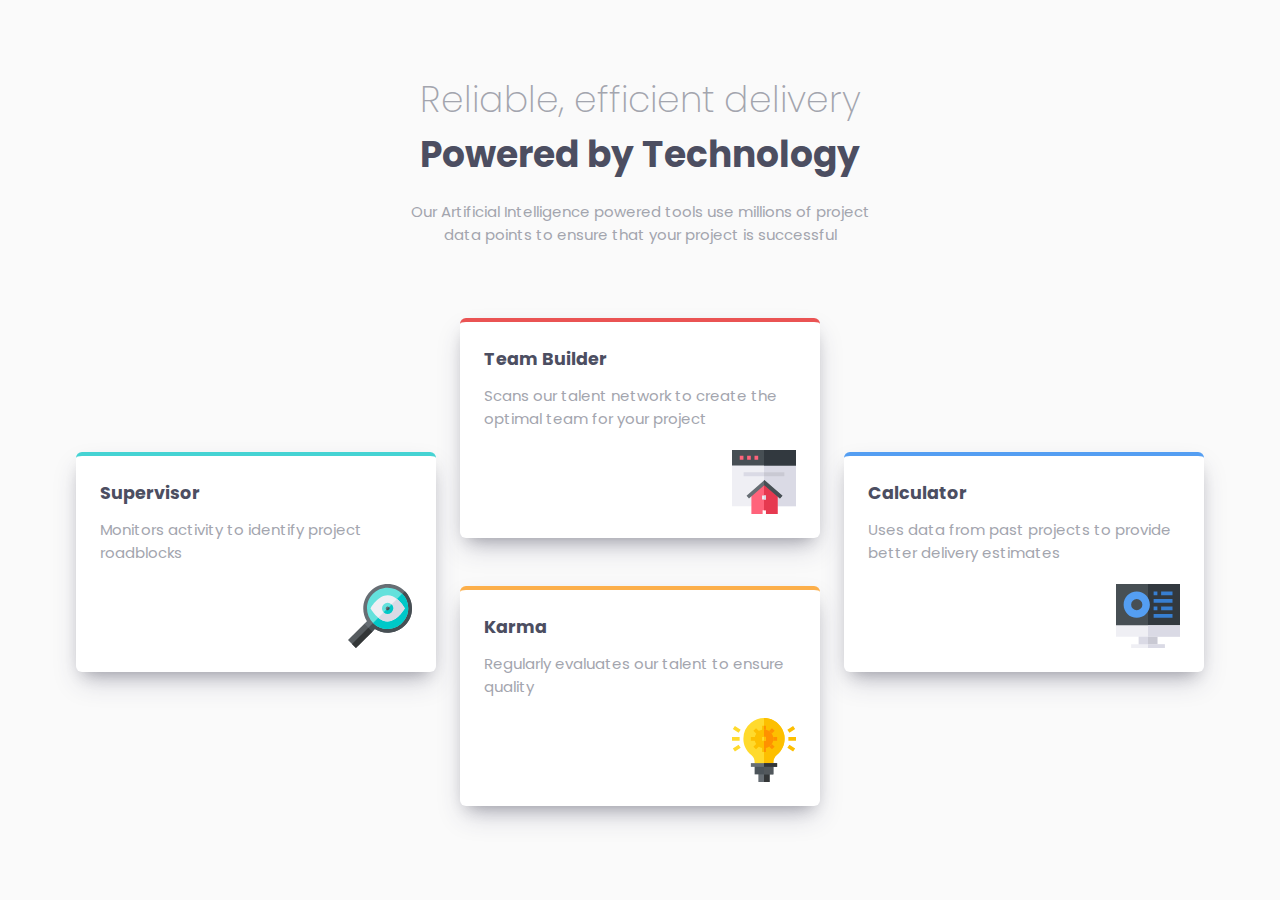
<file: four-card-feature-section/index.html>
<!DOCTYPE html>
<html lang="en">
  <head>
    <meta charset="UTF-8" />
    <meta name="viewport" content="width=device-width, initial-scale=1.0" />
    <link
      rel="icon"
      type="image/png"
      sizes="32x32"
      href="./images/favicon-32x32.png"
    />
    <link href="style.css" rel="stylesheet" />
    <title>Frontend Mentor | Four card feature section</title>
  </head>
  <body>
    <header class="header">
      <div class="container">
        <h2>Reliable, efficient delivery</h2>
        <h1>Powered by Technology</h1>
        <p>
          Our Artificial Intelligence powered tools use millions of project data
          points to ensure that your project is successful
        </p>
      </div>
    </header>
    <main>
      <div class="container">
        <div class="cards">
          <div class="card card--supervisor">
            <h3>Supervisor</h3>
            <p>Monitors activity to identify project roadblocks</p>
            <img src="./images/icon-supervisor.svg" alt="" />
          </div>
          <div class="two-cards">
            <div class="card card--team-builder">
              <h3>Team Builder</h3>
              <p>
                Scans our talent network to create the optimal team for your
                project
              </p>
              <img src="./images/icon-team-builder.svg" alt="" />
            </div>
            <div class="card card--karma">
              <h3>Karma</h3>
              <p>Regularly evaluates our talent to ensure quality</p>
              <img src="./images/icon-karma.svg" alt="" />
            </div>
          </div>
          <div class="card card--calculator">
            <h3>Calculator</h3>
            <p>
              Uses data from past projects to provide better delivery estimates
            </p>
            <img src="./images/icon-calculator.svg" alt="" />
          </div>
        </div>
      </div>
    </main>
  </body>
</html>
</file>
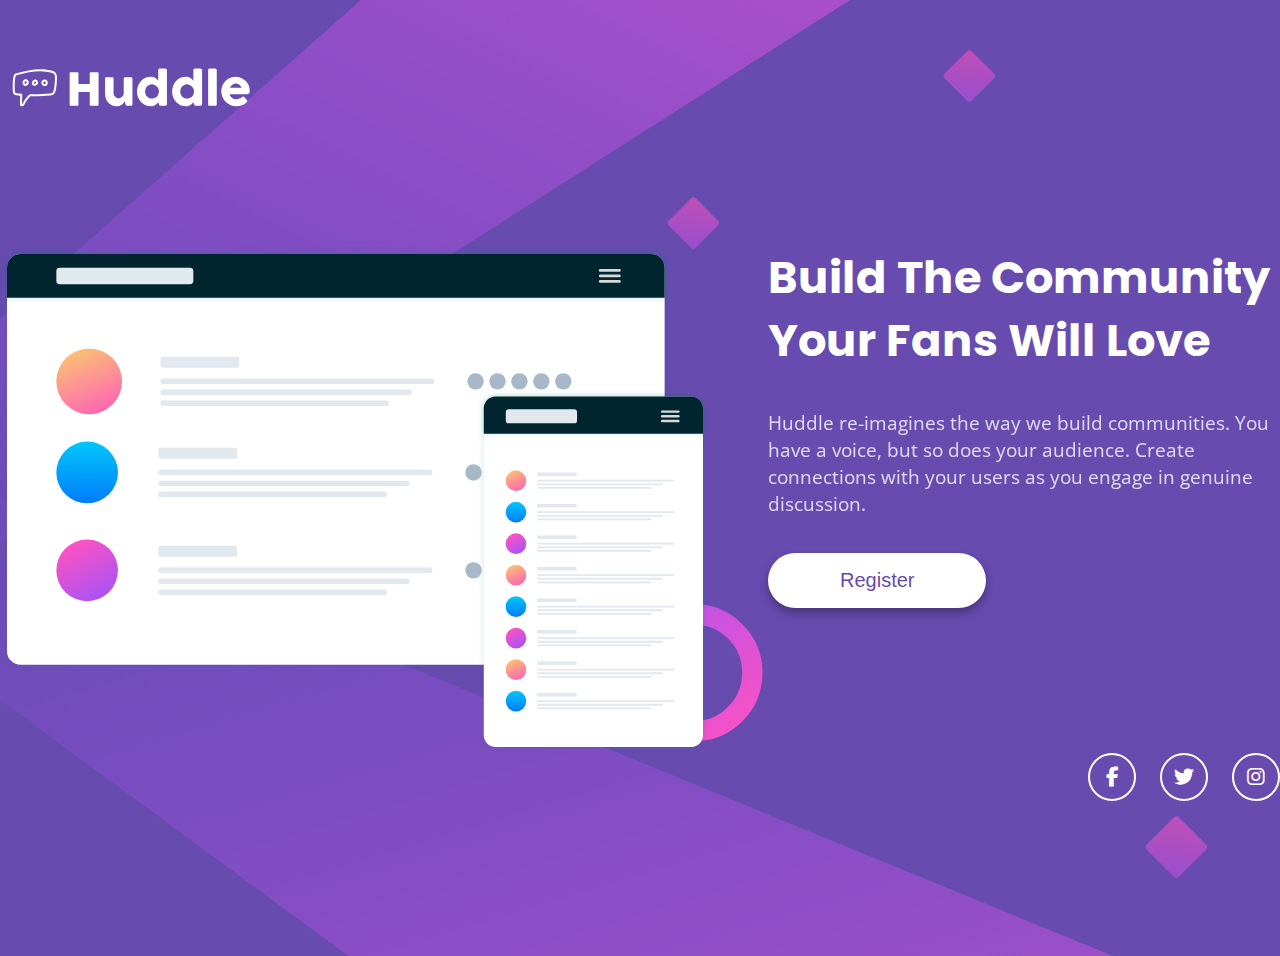
<file: huddle-landing-page-with-single-introductory-section/index.html>
<!DOCTYPE html>
<html lang="en">
  <head>
    <meta charset="UTF-8" />
    <meta name="viewport" content="width=device-width, initial-scale=1.0" />
    <link
      rel="icon"
      type="image/png"
      sizes="32x32"
      href="./images/favicon-32x32.png"
    />
    <link
      href="https://cdnjs.cloudflare.com/ajax/libs/font-awesome/6.1.2/css/all.min.css"
      rel="stylesheet"
    />
    <link href="style.css" rel="stylesheet" />
    <title>
      Frontend Mentor | Huddle landing page with single introductory section
    </title>
  </head>
  <body>
    <header class="header">
      <div class="container">
        <img class="logo" src="./images/logo.svg" alt="Huddle" />
      </div>
    </header>
    <main class="main">
      <div class="container">
        <div class="flex">
          <div class="illustration">
            <img src="./images/illustration-mockups.svg" alt="App" />
          </div>
          <div class="info">
            <h1>Build The Community Your Fans Will Love</h1>
            <p>
              Huddle re-imagines the way we build communities. You have a voice,
              but so does your audience. Create connections with your users as
              you engage in genuine discussion.
            </p>
            <button class="btn">Register</button>
          </div>
        </div>
        <ul class="social">
          <li>
            <a href="#"><i class="fa-brands fa-facebook-f"></i></a>
          </li>
          <li>
            <a href="#"><i class="fa-brands fa-twitter"></i></a>
          </li>
          <li>
            <a href="#"><i class="fa-brands fa-instagram"></i></a>
          </li>
        </ul>
      </div>
    </main>
  </body>
</html>
</file>
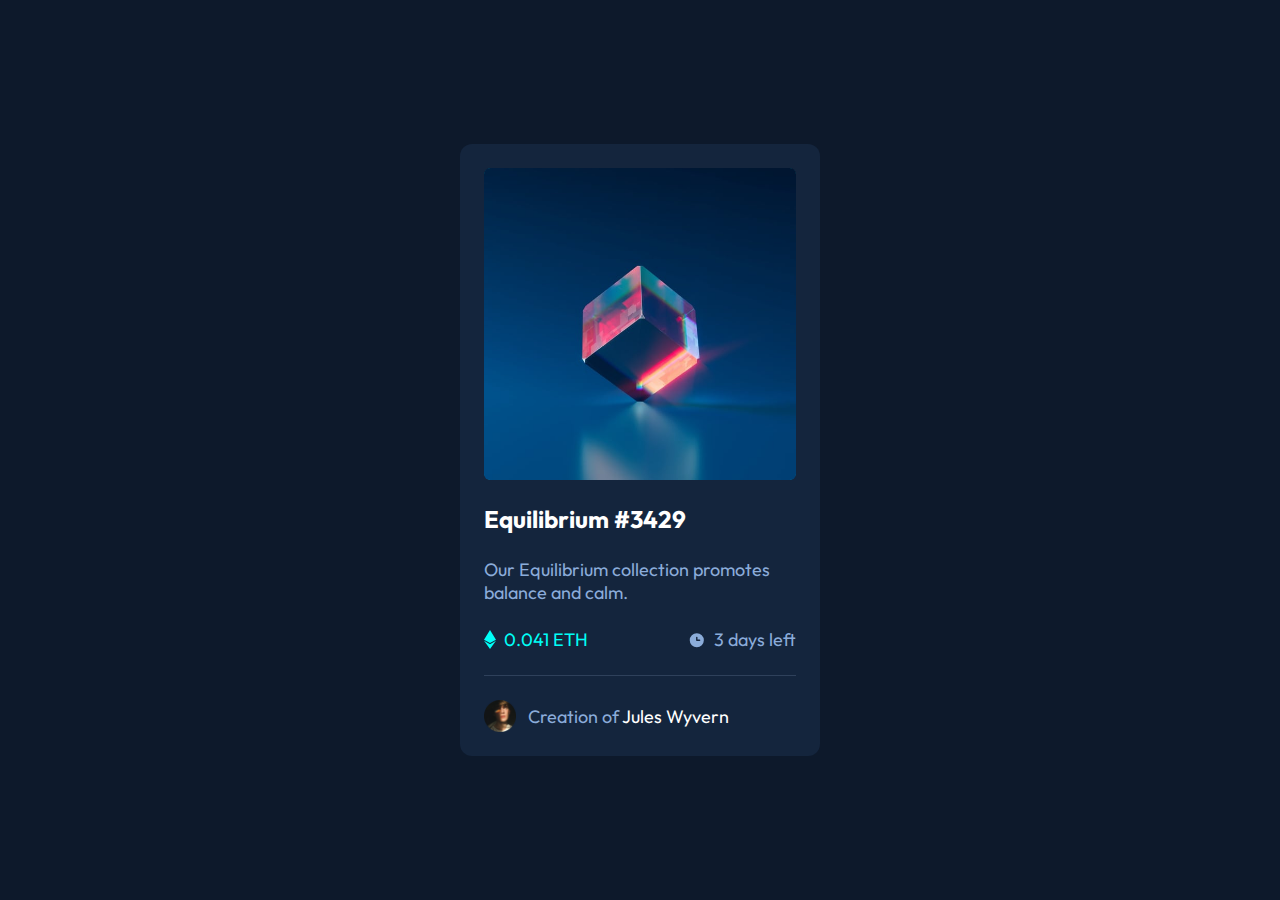
<file: nft-preview-card-component/index.html>
<!DOCTYPE html>
<html lang="en">
  <head>
    <meta charset="UTF-8" />
    <meta name="viewport" content="width=device-width, initial-scale=1.0" />
    <link
      rel="icon"
      type="image/png"
      sizes="32x32"
      href="./images/favicon-32x32.png"
    />
    <link href="style.css" rel="stylesheet" />
    <title>Frontend Mentor | NFT preview card component</title>
  </head>
  <body>
    <main class="main">
      <div class="card">
        <div class="card__img">
          <img src="./images/image-equilibrium.jpg" alt="Equilibrium" />
          <div class="hover">
            <img src="./images/icon-view.svg" alt="" />
          </div>
        </div>
        <h1 class="title">Equilibrium #3429</h1>
        <p class="description">
          Our Equilibrium collection promotes balance and calm.
        </p>
        <div class="price">
          <div class="price__eth">
            <img src="./images/icon-ethereum.svg" alt="" />
            <p>0.041 ETH</p>
          </div>
          <div class="price__date">
            <img src="./images/icon-clock.svg" alt="" />
            <p>3 days left</p>
          </div>
        </div>
        <div class="line"></div>
        <div class="info">
          <img src="./images/image-avatar.png" alt="Jules Wyvern" />
          <p class="creator"><span>Creation of</span> Jules Wyvern</p>
        </div>
      </div>
    </main>
  </body>
</html>
</file>
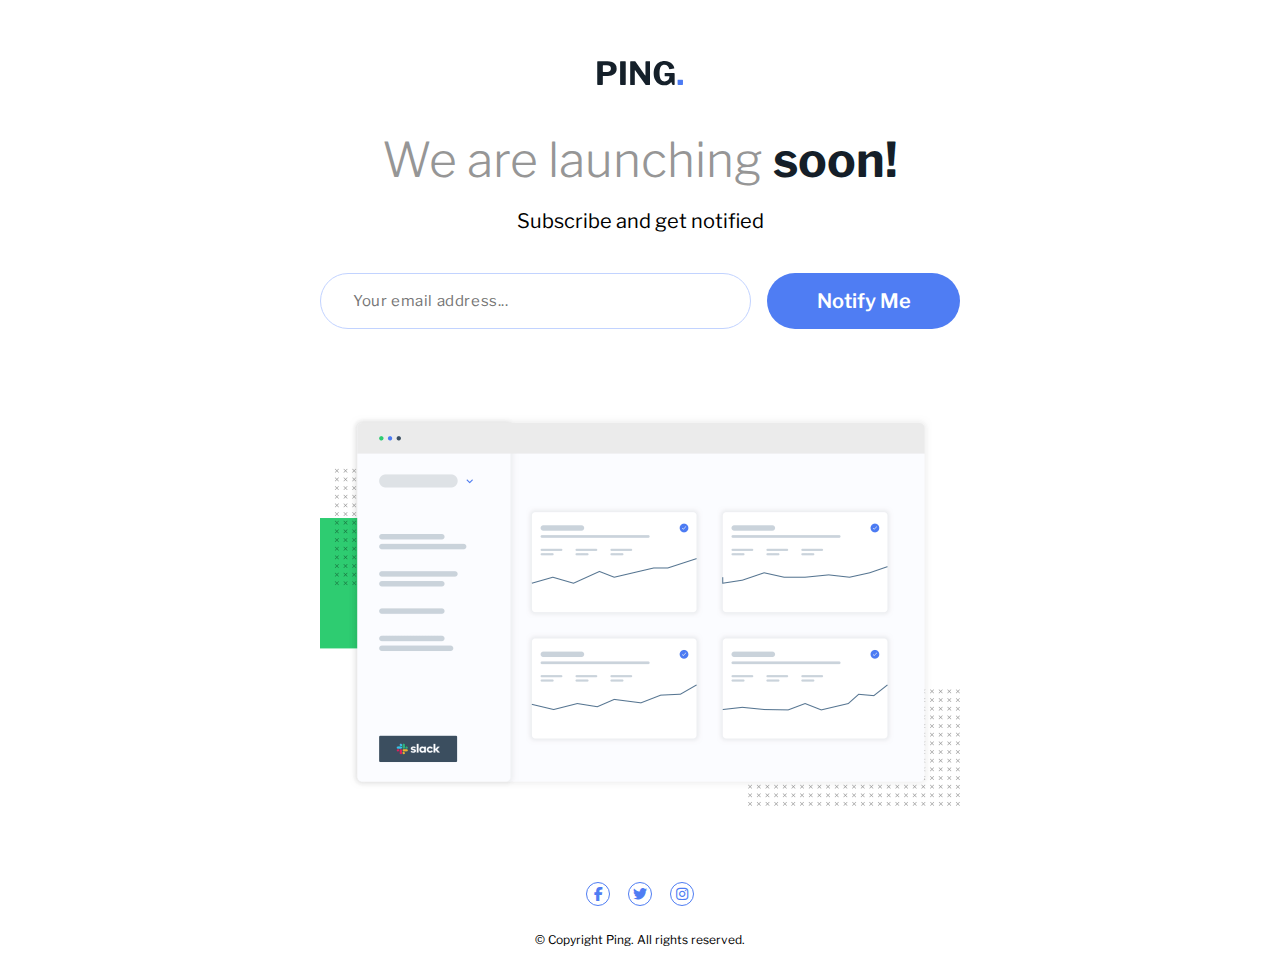
<file: ping-coming-soon-page/index.html>
<!DOCTYPE html>
<html lang="en">
  <head>
    <meta charset="UTF-8" />
    <meta name="viewport" content="width=device-width, initial-scale=1.0" />
    <link
      rel="icon"
      type="image/png"
      sizes="32x32"
      href="./images/favicon-32x32.png"
    />
    <link
      href="https://cdnjs.cloudflare.com/ajax/libs/font-awesome/6.1.2/css/all.min.css"
      rel="stylesheet"
    />
    <link href="style.css" rel="stylesheet" />
    <title>Frontend Mentor | Ping coming soon page</title>
  </head>
  <body>
    <main class="main">
      <div class="container">
        <img class="logo" src="./images/logo.svg" alt="Ping" />
        <h1>We are launching <span>soon!</span></h1>
        <p class="subscribe">Subscribe and get notified</p>
        <form class="form">
          <input
            class="input"
            type="email"
            placeholder="Your email address..."
          />
          <button class="btn">Notify Me</button>
        </form>
        <img
          class="dashboard"
          src="./images/illustration-dashboard.png"
          alt="Dashboard"
        />
        <ul class="social">
          <li>
            <a href="#"><i class="fa-brands fa-facebook-f"></i></a>
          </li>
          <li>
            <a href="#"><i class="fa-brands fa-twitter"></i></a>
          </li>
          <li>
            <a href="#"><i class="fa-brands fa-instagram"></i></a>
          </li>
        </ul>
        <p class="copyright">&copy; Copyright Ping. All rights reserved.</p>
      </div>
    </main>
  </body>
</html>
</file>
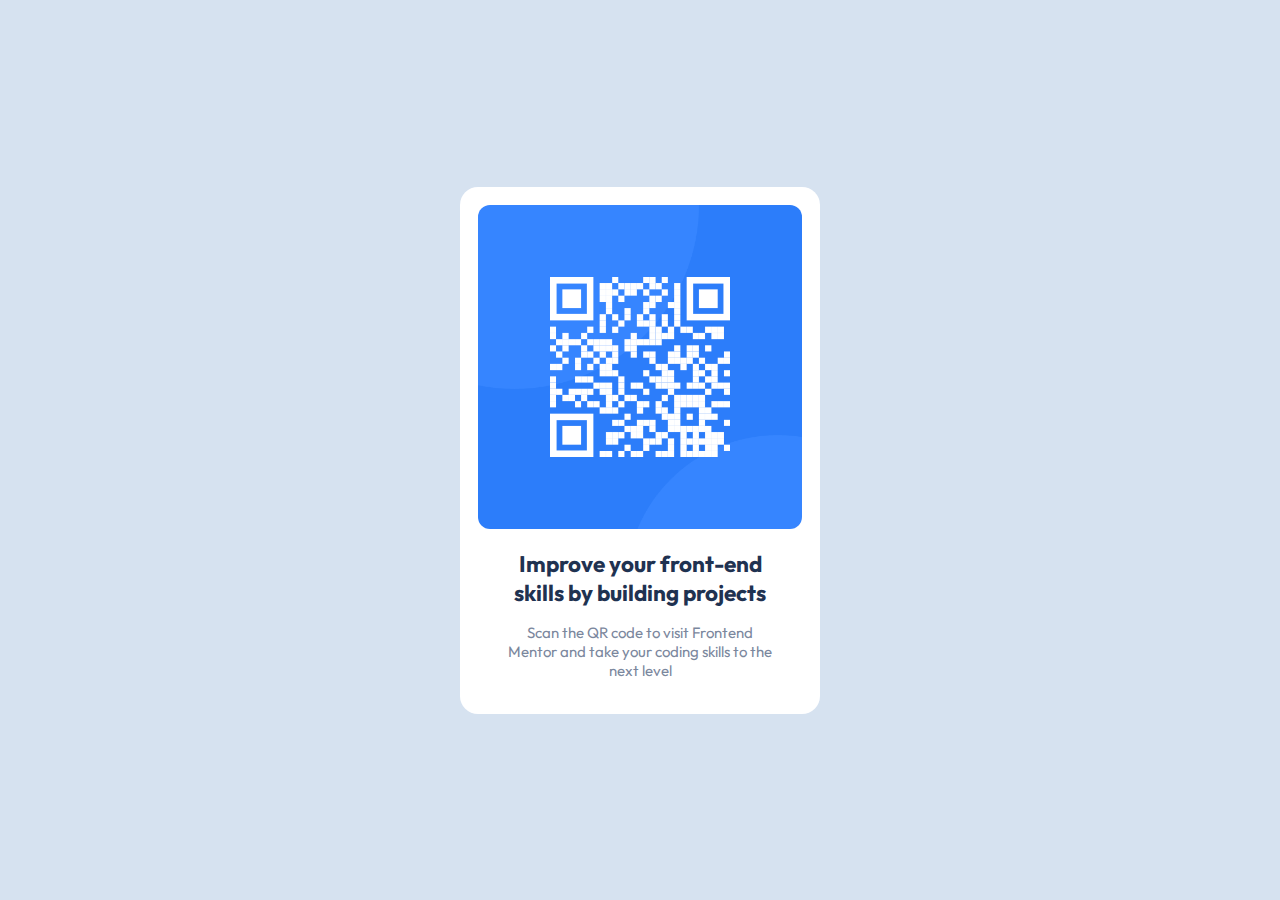
<file: qr-code-component-main/index.html>
<!DOCTYPE html>
<html lang="en">
  <head>
    <meta charset="UTF-8" />
    <meta name="viewport" content="width=device-width, initial-scale=1.0" />
    <link
      rel="icon"
      type="image/png"
      sizes="32x32"
      href="./images/favicon-32x32.png"
    />
    <link href="./style.css" rel="stylesheet" />
  </head>
  <body>
    <div class="container">
      <div class="card">
        <img
          class="card__image"
          src="./images/image-qr-code.png"
          alt="Qr-code"
        />
        <h2 class="card__title">
          Improve your front-end skills by building projects
        </h2>
        <p class="card__text">
          Scan the QR code to visit Frontend Mentor and take your coding skills
          to the next level
        </p>
      </div>
    </div>
  </body>
</html>
</file>
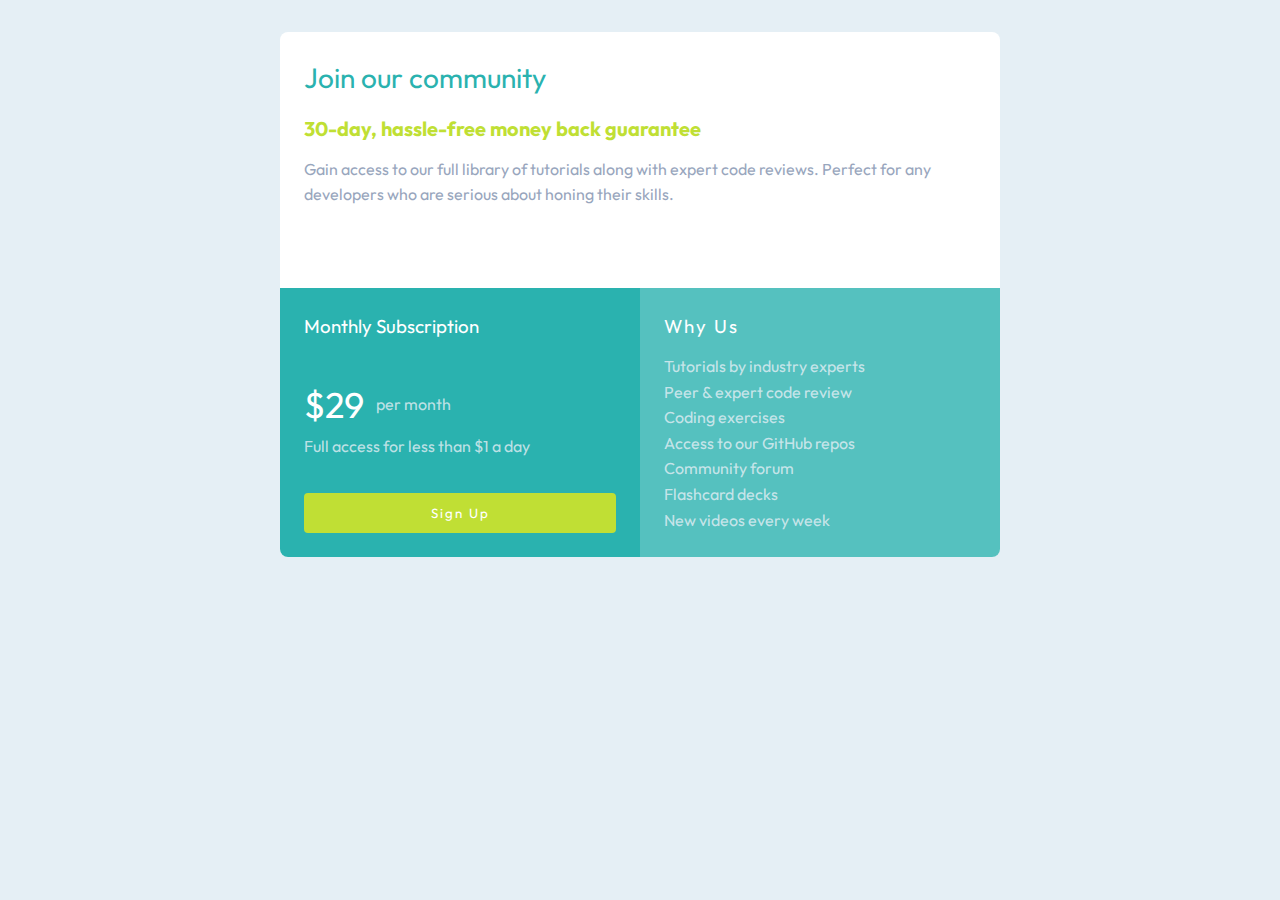
<file: single-price-grid-component/index.html>
<!DOCTYPE html>
<html lang="en">
  <head>
    <meta charset="UTF-8" />
    <meta name="viewport" content="width=device-width, initial-scale=1.0" />
    <link
      rel="icon"
      type="image/png"
      sizes="32x32"
      href="./images/favicon-32x32.png"
    />
    <link href="style.css" rel="stylesheet" />
    <title>Frontend Mentor | Single Price Grid Component</title>
  </head>
  <body>
    <div class="container">
      <div class="component">
        <div class="join">
          <h1>Join our community</h1>
          <h2>30-day, hassle-free money back guarantee</h2>
          <p class="join__text">
            Gain access to our full library of tutorials along with expert code
            reviews. Perfect for any developers who are serious about honing
            their skills.
          </p>
        </div>
        <div class="two-columns">
          <div class="price">
            <h3>Monthly Subscription</h3>
            <div>
              <p class="month"><span>&dollar;29</span> per month</p>
              <p class="access">Full access for less than &dollar;1 a day</p>
            </div>
            <button class="btn">Sign Up</button>
          </div>
          <div class="why">
            <h3>Why Us</h3>
            <ul>
              <li>Tutorials by industry experts</li>
              <li>Peer &amp; expert code review</li>
              <li>Coding exercises</li>
              <li>Access to our GitHub repos</li>
              <li>Community forum</li>
              <li>Flashcard decks</li>
              <li>New videos every week</li>
            </ul>
          </div>
        </div>
      </div>
    </div>
  </body>
</html>
</file>
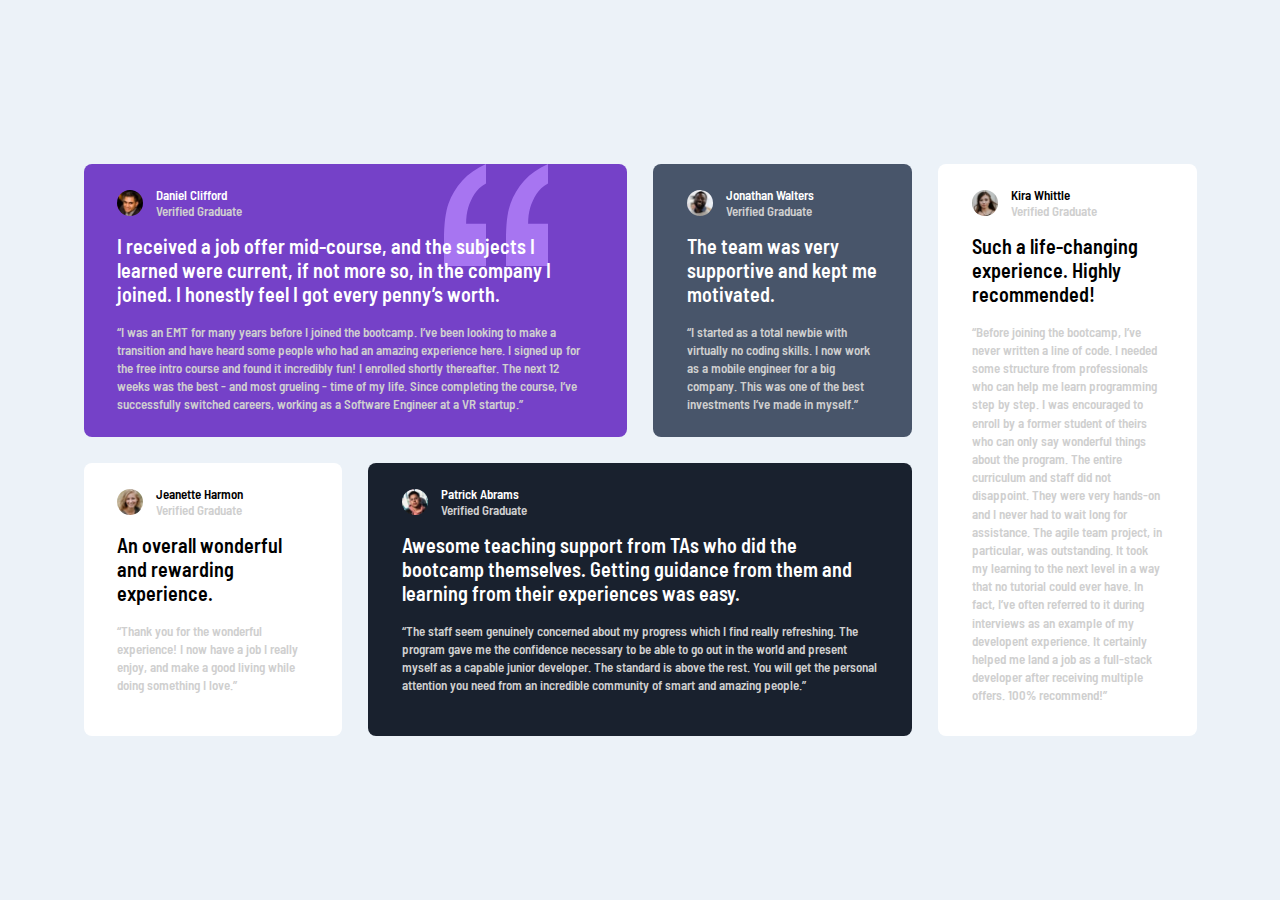
<file: testimonials-grid-section/index.html>
<!DOCTYPE html>
<html lang="en">
  <head>
    <meta charset="UTF-8" />
    <meta name="viewport" content="width=device-width, initial-scale=1.0" />
    <link
      rel="icon"
      type="image/png"
      sizes="32x32"
      href="./images/favicon-32x32.png"
    />
    <link href="style.css" rel="stylesheet" />
    <title>Frontend Mentor | Testimonials Grid Section</title>
  </head>
  <body>
    <main class="main">
      <div class="container">
        <div class="grid">
          <div class="testimonial a">
            <div class="author">
              <img
                class="author__img"
                src="./images/image-daniel.jpg"
                alt="Daniel"
              />
              <div class="author__body">
                <div class="author__name">Daniel Clifford</div>
                <div class="author__graduate">Verified Graduate</div>
              </div>
            </div>
            <div class="title">
              I received a job offer mid-course, and the subjects I learned were
              current, if not more so, in the company I joined. I honestly feel
              I got every penny’s worth.
            </div>
            <div class="text">
              “I was an EMT for many years before I joined the bootcamp. I’ve
              been looking to make a transition and have heard some people who
              had an amazing experience here. I signed up for the free intro
              course and found it incredibly fun! I enrolled shortly thereafter.
              The next 12 weeks was the best - and most grueling - time of my
              life. Since completing the course, I’ve successfully switched
              careers, working as a Software Engineer at a VR startup.”
            </div>
          </div>
          <div class="testimonial b">
            <div class="author">
              <img
                class="author__img"
                src="./images/image-jonathan.jpg"
                alt="Jonathan"
              />
              <div class="author__body">
                <div class="author__name">Jonathan Walters</div>
                <div class="author__graduate">Verified Graduate</div>
              </div>
            </div>
            <div class="title">
              The team was very supportive and kept me motivated.
            </div>
            <div class="text">
              “I started as a total newbie with virtually no coding skills. I
              now work as a mobile engineer for a big company. This was one of
              the best investments I’ve made in myself.”
            </div>
          </div>
          <div class="testimonial c">
            <div class="author">
              <img
                class="author__img"
                src="./images/image-jeanette.jpg"
                alt="Jeanette"
              />
              <div class="author__body">
                <div class="author__name">Jeanette Harmon</div>
                <div class="author__graduate">Verified Graduate</div>
              </div>
            </div>
            <div class="title">
              An overall wonderful and rewarding experience.
            </div>
            <div class="text">
              “Thank you for the wonderful experience! I now have a job I really
              enjoy, and make a good living while doing something I love.”
            </div>
          </div>
          <div class="testimonial d">
            <div class="author">
              <img
                class="author__img"
                src="./images/image-patrick.jpg"
                alt="Patrick"
              />
              <div class="author__body">
                <div class="author__name">Patrick Abrams</div>
                <div class="author__graduate">Verified Graduate</div>
              </div>
            </div>
            <div class="title">
              Awesome teaching support from TAs who did the bootcamp themselves.
              Getting guidance from them and learning from their experiences was
              easy.
            </div>
            <div class="text">
              “The staff seem genuinely concerned about my progress which I find
              really refreshing. The program gave me the confidence necessary to
              be able to go out in the world and present myself as a capable
              junior developer. The standard is above the rest. You will get the
              personal attention you need from an incredible community of smart
              and amazing people.”
            </div>
          </div>
          <div class="testimonial e">
            <div class="author">
              <img
                class="author__img"
                src="./images/image-kira.jpg"
                alt="Kira"
              />
              <div class="author__body">
                <div class="author__name">Kira Whittle</div>
                <div class="author__graduate">Verified Graduate</div>
              </div>
            </div>
            <div class="title">
              Such a life-changing experience. Highly recommended!
            </div>
            <div class="text">
              “Before joining the bootcamp, I’ve never written a line of code. I
              needed some structure from professionals who can help me learn
              programming step by step. I was encouraged to enroll by a former
              student of theirs who can only say wonderful things about the
              program. The entire curriculum and staff did not disappoint. They
              were very hands-on and I never had to wait long for assistance.
              The agile team project, in particular, was outstanding. It took my
              learning to the next level in a way that no tutorial could ever
              have. In fact, I’ve often referred to it during interviews as an
              example of my developent experience. It certainly helped me land a
              job as a full-stack developer after receiving multiple offers.
              100% recommend!”
            </div>
          </div>
        </div>
      </div>
    </main>
  </body>
</html>
</file>
<file: four-card-feature-section/style.css>
@import url('https://fonts.googleapis.com/css2?family=Poppins:wght@200;400;600&display=swap');

:root {
  --red: hsl(0, 78%, 62%);
  --cyan: hsl(180, 62%, 55%);
  --orange: hsl(34, 97%, 64%);
  --blue: hsl(212, 86%, 64%);
  --very-dark-blue: hsl(234, 12%, 34%);
  --grayish-blue: hsl(229, 6%, 66%);
  --very-light-gray: hsl(0, 0%, 98%);
  --white: hsl(0, 0%, 100%);
}

* {
  padding: 0;
  margin: 0;
  box-sizing: border-box;
}

body {
  font-size: 15px;
  font-family: 'Poppins', sans-serif;
  background-color: var(--very-light-gray);
  color: var(--very-dark-blue);
}

.header {
  text-align: center;
  margin: 0 auto;
  max-width: 500px;
  margin-top: 72px;
  margin-bottom: 72px;
}

.header h1 {
  font-size: 24px;
  margin-bottom: 18px;
}

.header h2 {
  font-weight: 200;
  font-size: 24px;
  color: var(--grayish-blue);
}

.header p {
  color: var(--grayish-blue);
}

.container {
  padding: 0 12px;
  margin: 0 auto;
}

.card {
  background-color: var(--white);
  border-radius: 6px;
  padding: 24px;
  position: relative;
  width: auto;
  min-height: 220px;
  margin-bottom: 24px;
  box-shadow: rgba(50, 50, 93, 0.25) 0px 13px 27px -5px,
    rgba(0, 0, 0, 0.3) 0px 8px 16px -8px;
}

.card h3 {
  margin-bottom: 12px;
}

.card p {
  color: var(--grayish-blue);
}

.card img {
  position: absolute;
  bottom: 24px;
  right: 24px;
}

.card--supervisor {
  border-top: 4px solid var(--cyan);
}

.card--team-builder {
  border-top: 4px solid var(--red);
}

.card--karma {
  border-top: 4px solid var(--orange);
}

.card--calculator {
  border-top: 4px solid var(--blue);
}

@media (min-width: 376px) {
  .header h1 {
    font-size: 36px;
    margin-bottom: 18px;
  }

  .header h2 {
    font-size: 36px;
  }

  .cards {
    display: flex;
    align-items: center;
    justify-content: center;
    gap: 24px;
  }

  .card {
    width: 360px;
  }

  .two-cards {
    display: flex;
    flex-direction: column;
    gap: 24px;
  }
}
</file>
<file: huddle-landing-page-with-single-introductory-section/style.css>
@import url('https://fonts.googleapis.com/css2?family=Poppins:wght@400;600&display=swap');
@import url('https://fonts.googleapis.com/css2?family=Open+Sans&display=swap');

:root {
  --violet: #674baf;
  --voft-magenta: #e882e8;
  --white: #fff;
}

* {
  padding: 0;
  margin: 0;
  box-sizing: border-box;
}

html {
  font-size: 16px;
}

body {
  font-family: 'Open Sans', sans-serif;
  background-color: var(--violet);
  background-image: url('./images/bg-desktop.svg');
  background-position: center;
  background-repeat: no-repeat;
  background-size: cover;
  min-height: 100vh;

  color: var(--white);
}

img {
  display: block;
  max-width: 100%;
}

h1 {
  font-family: 'Poppins', sans-serif;
  font-size: 2.8rem;
  line-height: 1.4;
  margin-bottom: 36px;
}

.container {
  margin: 0 auto;
  width: 1440px;
  max-width: 100%;
}

.logo {
  width: 256px;
  margin-top: 56px;
}

.main {
  display: flex;
  align-items: center;
  justify-content: center;
}

.flex {
  display: flex;
  margin: 128px 0 0 0;
}

.illustration {
  flex: 0.6;
}

.info {
  flex: 0.4;
}

.info p {
  opacity: 0.8;
  margin-bottom: 36px;
  font-size: 1.2rem;
}

.btn {
  border-radius: 32px;
  border: none;
  box-shadow: 0 5px 10px rgba(0, 0, 0, 0.3);
  background-color: #fff;
  color: hsl(257, 40%, 49%);
  font-size: 20px;
  padding: 16px 72px;
}

.btn:hover {
  cursor: pointer;
  background-color: var(--voft-magenta);
  color: var(--white);
}

.social {
  display: flex;
  justify-content: flex-end;
  list-style: none;
}

.social a {
  text-decoration: none;
  color: var(--white);
  width: 48px;
  height: 48px;
  border: 2px solid var(--white);
  display: flex;
  align-items: center;
  justify-content: center;
  border-radius: 50%;
  margin-left: 24px;
  font-size: 20px;
}

.social a:hover {
  border: 2px solid var(--voft-magenta);
  color: var(--voft-magenta);
}

@media screen and (max-width: 768px) {
  .container {
    padding: 0 16px;
  }

  .logo {
    width: 128px;
    margin-top: 16px;
  }

  h1 {
    font-size: 1.6rem;
    margin-bottom: 16px;
  }

  .flex {
    flex-direction: column;
    margin: 0 0 0 0;
    margin: 56px 0;
  }

  .illustration {
    margin-bottom: 56px;
  }

  .illustration,
  .info {
    flex: 1;
    text-align: center;
  }

  .social {
    margin-bottom: 28px;
    justify-content: center;
  }
}
</file>
<file: nft-preview-card-component/style.css>
@import url('https://fonts.googleapis.com/css2?family=Outfit:wght@300;400;600&display=swap');

:root {
  /* Primary */
  --soft-blue: hsl(215, 51%, 70%);
  --cyan: hsl(178, 100%, 50%);

  /* Neutral */
  --very-dark-blue-main: hsl(217, 54%, 11%);
  --very-dark-blue-card: hsl(216, 50%, 16%);
  --very-dark-blue-line: hsl(215, 32%, 27%);
  --white: hsl(0, 0%, 100%);
}

* {
  padding: 0;
  margin: 0;
  box-sizing: border-box;
  transition: all 0.3s ease;
}

body {
  font-family: 'Outfit', sans-serif;
  font-size: 18px;
  height: 100vh;
  background-color: var(--very-dark-blue-main);
}

img {
  display: block;
  width: 100%;
}

.main {
  width: 100%;
  height: 100%;
  display: flex;
  justify-content: center;
  align-items: center;
}

.card {
  width: 360px;
  background-color: var(--very-dark-blue-card);
  color: var(--white);
  border-radius: 12px;
  padding: 24px;
}

.card__img {
  position: relative;
  background-color: var(--cyan);
  border-radius: 8px;
}

.hover {
  transition: 0.5s ease;
  opacity: 0;
  position: absolute;
  top: 50%;
  left: 50%;
  transform: translate(-50%, -50%);
  text-align: center;
}

.card__img > img:hover {
  opacity: 0.6;
  cursor: pointer;
}

.card__img:hover .hover {
  opacity: 1;
}

.card__img > img {
  border-radius: 6px;
  margin-bottom: 24px;
}

.title {
  font-size: 24px;
  margin-bottom: 24px;
}

.title:hover {
  cursor: pointer;
  color: var(--cyan);
}

.description {
  color: var(--soft-blue);
  margin-bottom: 24px;
}

.price {
  display: flex;
  align-items: center;
  justify-content: space-between;
  margin-bottom: 24px;
}

.price__eth {
  color: var(--cyan);
  display: flex;
  align-items: center;
}

.price__date {
  color: var(--soft-blue);
  display: flex;
  align-items: center;
}

.price__eth > img {
  width: 12px;
  margin-right: 8px;
}

.price__date > img {
  width: 18px;
  margin-right: 8px;
}

.line {
  height: 1px;
  width: 100%;
  background-color: var(--very-dark-blue-line);
  margin-bottom: 24px;
}

.info {
  display: flex;
  align-items: center;
}

.info > img {
  width: 32px;
  margin-right: 12px;
}

.creator span {
  color: var(--soft-blue);
}
</file>
<file: ping-coming-soon-page/style.css>
@import url('https://fonts.googleapis.com/css2?family=Libre+Franklin:wght@300;600;700&display=swap');

:root {
  --blue: hsl(223, 87%, 63%);
  --pale-blue: hsl(223, 100%, 88%);
  --light-red: hsl(354, 100%, 66%);
  --gray: hsl(0, 0%, 59%);
  --very-dark-blue: hsl(209, 33%, 12%);
  --white: hsl(0, 0%, 100%);
}

* {
  padding: 0;
  margin: 0;
  box-sizing: border-box;
}

html {
  font-size: 20px;
}

body {
  font-family: 'Libre Franklin', sans-serif;
}

button {
  padding: 0;
  border: none;
  font: inherit;
  color: inherit;
  background-color: transparent;
  cursor: pointer;
}

img {
  /* vertical-align: top; */
  /* display: block; */
  max-width: 100%;
}

input {
  all: unset;
}

.container {
  max-width: 1440px;
  margin: 1rem auto;
  text-align: center;
}

.logo {
  margin: 2rem 0;
}

h1 {
  color: var(--gray);
  font-size: 2.4rem;
  font-weight: 300;
  margin-bottom: 1rem;
}

h1 span {
  color: var(--very-dark-blue);
  font-weight: 700;
}

.subscribe {
  margin-bottom: 2rem;
}

.form {
  display: flex;
  justify-content: space-between;
  max-width: 640px;
  margin: 0 auto;
  margin-bottom: 4.32rem;
  gap: 16px;
}

.input {
  flex-grow: 0.74;
  border: 1px solid var(--pale-blue);
  border-radius: 32px;
  color: var(--pale-blue);
  padding: 0.8rem;
  text-align: left;
  padding-left: 1.6rem;
  font-size: 15px;
  letter-spacing: 0.6px;
}

.btn {
  flex-grow: 0.26;
  background-color: var(--blue);
  color: var(--white);
  padding: 0.8rem;
  border-radius: 32px;
  font-weight: 600;
}

.dashboard {
  margin-bottom: 3.54rem;
  max-width: 640px;
}

.social {
  display: flex;
  justify-content: center;
  list-style: none;
  gap: 18px;
  margin-bottom: 1.3rem;
}

.social a {
  text-decoration: none;
  color: var(--blue);
  width: 24px;
  height: 24px;
  border: 1px solid var(--blue);
  display: flex;
  align-items: center;
  justify-content: center;
  border-radius: 50%;
  font-size: 14px;
}

.social a:hover {
  border: 2px solid var(--voft-magenta);
  color: var(--voft-magenta);
}

.copyright {
  font-size: 12px;
}
</file>
<file: qr-code-component-main/style.css>
@import url('https://fonts.googleapis.com/css2?family=Outfit:wght@400;700&display=swap');

:root {
  --white: hsl(0, 0%, 100%);
  --light-gray: hsl(212, 45%, 89%);
  --grayish-blue: hsl(220, 15%, 55%);
  --dark-blue: hsl(218, 44%, 22%);
}

* {
  padding: 0;
  margin: 0;
  box-sizing: border-box;
}

body {
  font-size: 15px;
  font-family: 'Outfit', sans-serif;
  background-color: var(--light-gray);
  min-height: 100vh;
  display: flex;
  align-items: center;
}

img {
  width: 100%;
}

.container {
  max-width: 360px;
  margin: 0 auto;
}

.card {
  background-color: var(--white);
  border-radius: 18px;
  padding: 18px;
  text-align: center;
}

.card__image {
  border-radius: 12px;
}

.card__title {
  color: var(--dark-blue);
  margin: 16px 0;
  padding: 0 16px;
}

.card__text {
  color: var(--grayish-blue);
  padding: 0 26px;
  margin-bottom: 16px;
}
</file>
<file: single-price-grid-component/style.css>
@import url('https://fonts.googleapis.com/css2?family=Outfit:wght@400;700&display=swap');

:root {
  --cyan: hsl(179, 62%, 43%);
  --cyan-opacity: hsla(179, 62%, 43%, 0.8);
  --bright-yellow: hsl(71, 73%, 54%);
  --light-gray: hsl(204, 43%, 93%);
  --light-gray-op: hsla(204, 43%, 93%, 0.8);
  --grayish-blue: hsl(218, 22%, 67%);
  --white: #fff;
}

* {
  padding: 0;
  margin: 0;
  box-sizing: border-box;
}

body {
  font-family: 'Outfit', sans-serif;
  font-size: 16px;
  line-height: 1.6;
  background-color: var(--light-gray);
  display: flex;
  justify-content: center;
  height: 100vh;
}

.container {
  max-width: 720px;
  margin: 32px 16px;
}

.component {
  background-color: var(--white);
  border-radius: 8px;
}

.join {
  padding: 24px;
  min-height: 256px;
}

.join h1 {
  font-size: 1.5rem;
  font-weight: normal;
  color: var(--cyan);
  margin-bottom: 12px;
}

.join h2 {
  font-size: 1.125rem;
  color: var(--bright-yellow);
  margin-bottom: 12px;
}

.join__text {
  color: var(--grayish-blue);
}

.price {
  color: var(--white);
  background-color: var(--cyan);
  padding: 24px;
  display: flex;
  flex-direction: column;
  justify-content: space-between;
  min-height: 256px;
}

.price h3 {
  font-weight: normal;
}

.month {
  display: flex;
  align-items: center;
  color: var(--light-gray-op);
}

.month span {
  font-size: 36px;
  margin-right: 12px;
  color: var(--white);
}

.access {
  color: var(--light-gray-op);
}

.why {
  color: var(--white);
  background-color: var(--cyan-opacity);
  padding: 24px;
  display: flex;
  flex-direction: column;
  justify-content: space-between;
  min-height: 256px;
  border-radius: 0 0 8px 8px;
}

.why h3 {
  letter-spacing: 2px;
  font-weight: normal;
  margin-bottom: 12px;
}

.why ul {
  list-style: none;
  color: var(--light-gray-op);
}

.btn {
  width: 100%;
  background-color: var(--bright-yellow);
  color: var(--white);
  padding: 12px;
  outline: none;
  border: none;
  cursor: pointer;
  border-radius: 4px;
  transition: 0.3s ease-in;
  font-family: inherit;
  letter-spacing: 2px;
}

.btn:hover {
  background-color: var(--white);
  color: var(--bright-yellow);
}

@media (min-width: 376px) {
  .join h1 {
    font-size: 1.75rem;
  }

  .join h2 {
    font-size: 1.25rem;
  }

  .two-columns {
    display: flex;
  }

  .price,
  .why {
    width: 50%;
  }

  .price {
    border-radius: 0 0 0 8px;
  }

  .why {
    border-radius: 0 0 8px 0;
  }
}
</file>
<file: testimonials-grid-section/style.css>
@import url('https://fonts.googleapis.com/css2?family=Barlow+Semi+Condensed:wght@500;600&display=swap');

:root {
  --moderate-violet: hsl(263, 55%, 52%);
  --very-dark-grayish-blue: hsl(217, 19%, 35%);
  --very-dark-blackish-blue: hsl(219, 29%, 14%);
  --white: hsl(0, 0%, 100%);
  --light-gray: hsl(0, 0%, 81%);
  --light-grayish-blue: hsl(210, 46%, 95%);
}

* {
  padding: 0;
  margin: 0;
  box-sizing: border-box;
}

html {
  font-size: 13px;
  font-weight: 600;
}

body {
  font-family: 'Barlow Semi Condensed', sans-serif;
  background-color: var(--light-grayish-blue);
  height: 100vh;
}

.main {
  height: 100%;
  display: flex;
  align-items: center;
}

.container {
  width: 100%;
  max-width: 1139px;
  padding: 0 1rem;
  margin: 0 auto;
}

.grid {
  display: grid;
  grid-template-columns: 1fr 1fr 1fr 1fr;
  grid-template-rows: 1fr 1fr;
  gap: 0px 0px;
  grid-auto-flow: row;
  grid-template-areas:
    'a a b e'
    'c d d e';
  gap: 2rem;
}

.testimonial {
  border-radius: 8px;
  padding: 1.8rem 2.6rem;
}

.a {
  grid-area: a;
  background-color: var(--moderate-violet);
  color: var(--white);
  background-image: url('./images/bg-pattern-quotation.svg');
  background-repeat: no-repeat;
  background-position: 82% 0;
}

.b {
  grid-area: b;
  background-color: var(--very-dark-grayish-blue);
  color: var(--white);
}

.c {
  grid-area: c;
  background-color: var(--white);
}

.d {
  grid-area: d;
  background-color: var(--very-dark-blackish-blue);
  color: var(--white);
}

.e {
  grid-area: e;
  background-color: var(--white);
}

.author {
  display: flex;
  align-items: center;
  margin-bottom: 1.1rem;
}

.author__img {
  width: 26px;
  border-radius: 50%;
  margin-right: 1rem;
}

.author__graduate {
  color: var(--light-gray);
}

.title {
  font-size: 1.54rem;
  font-weight: 600;
  margin-bottom: 1.3rem;
}

.text {
  color: var(--light-gray);
  line-height: 1.4;
}

@media (max-width: 700px) {
  .main {
    align-items: start;
    margin-top: 1rem;
  }

  .grid {
    grid-template-columns: repeat(1, 1fr);
    grid-auto-rows: minmax(min-content, max-content);
    grid-template-areas: 'a' 'b' 'c' 'd' 'e';
  }
}
</file>
